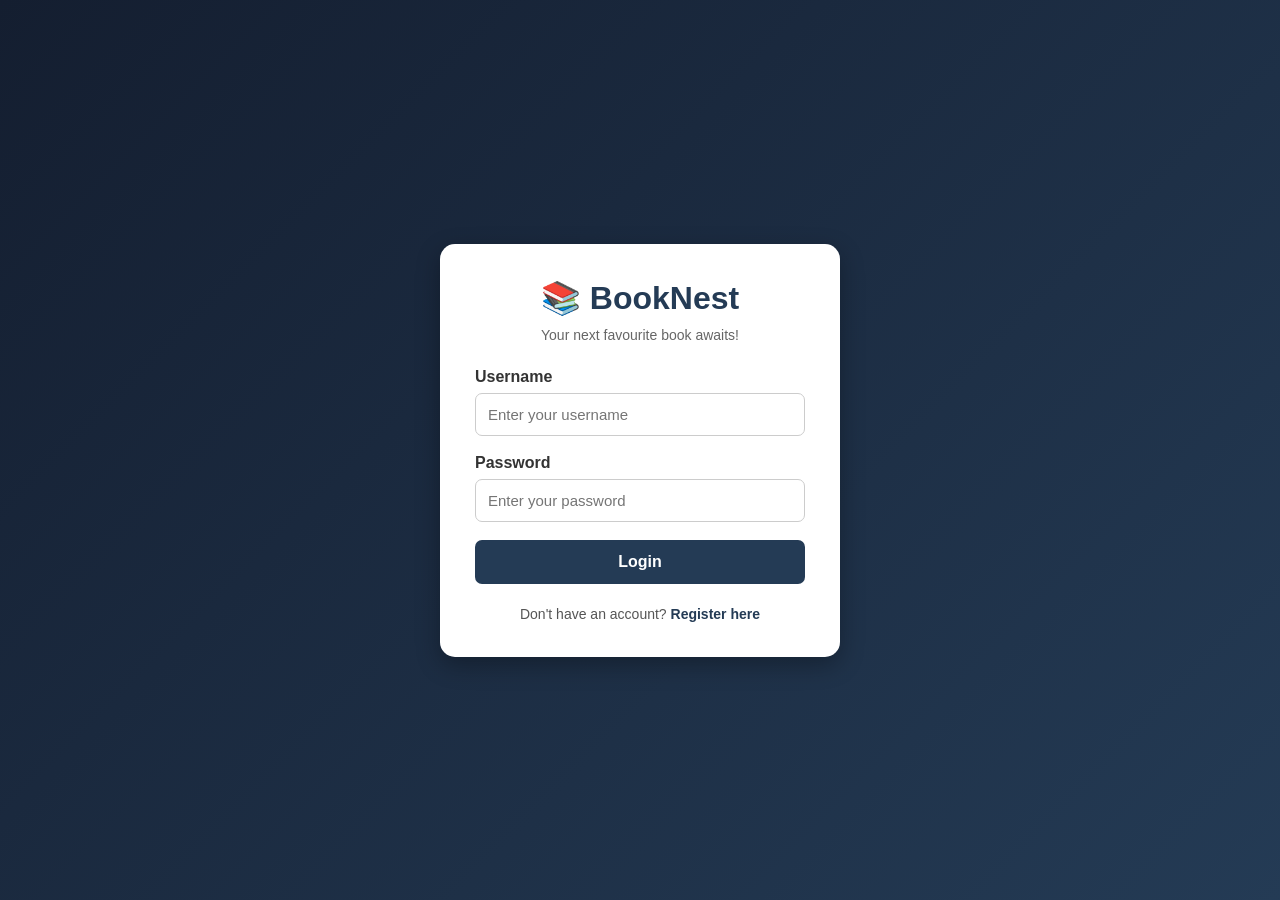
<file: index.html>
<!DOCTYPE html>
<html lang="en">
<head>
<meta charset="UTF-8">
<meta name="viewport" content="width=device-width, initial-scale=1.0">
<title>BookNest | Online Book Store</title>

<style>
*{box-sizing:border-box}
body{margin:0;font-family:Arial,sans-serif;background:#f3f5f7;color:#222}
header{background:#131921;color:white}
.navbar{display:flex;align-items:center;justify-content:space-between;gap:15px;padding:16px 5%;flex-wrap:wrap}
.logo{font-size:25px;font-weight:bold;color:#ffbd69;text-decoration:none}
.delivery-message{display:flex;flex-direction:column;font-size:12px}
.header-search{display:flex;flex:1;min-width:180px;max-width:480px}
.header-search input{width:100%;padding:12px;border:0;border-radius:5px 0 0 5px}
.header-search button{padding:10px 16px;border:0;background:#ffbd69;cursor:pointer}
.header-actions{display:flex;align-items:center;gap:12px;flex-wrap:wrap}
.header-actions a{color:white;text-decoration:none}
button,.shop-btn{cursor:pointer;border:0;border-radius:5px;padding:10px 14px}
.cart-btn{background:#ffbd69}
.logout-btn{background:#e7e7e7}
.category-nav{background:#232f3e;padding:12px 5%;display:flex;gap:22px;flex-wrap:wrap}
.category-nav a{color:white;text-decoration:none;font-size:14px}
.hero{background:linear-gradient(120deg,#e0f2fe,#fff1df);padding:55px 8%;display:flex;align-items:center;justify-content:space-between;gap:25px}
.hero-content{max-width:650px}
.hero h1{font-size:clamp(30px,5vw,48px);margin:12px 0}
.hero h1 span{color:#d97706}
.welcome,.small-title{font-size:12px;letter-spacing:2px;color:#b45309;font-weight:bold}
.hero-book{font-size:100px}
.shop-btn{display:inline-block;background:#ffbd69;color:#222;text-decoration:none;margin-top:12px}
.benefits{display:grid;grid-template-columns:repeat(auto-fit,minmax(160px,1fr));gap:12px;padding:20px 5%;background:white}
.benefits div{padding:14px;background:#f8fafc;border-radius:8px;display:flex;gap:10px;align-items:center}
section.categories,section.books-section{padding:35px 5%}
.section-heading{display:flex;justify-content:space-between;align-items:center;gap:15px;flex-wrap:wrap}
.category-container{display:flex;gap:10px;flex-wrap:wrap}
.category-container button{background:white;border:1px solid #ddd}
.category-container button:hover{background:#ffbd69}
.books-container{display:grid;grid-template-columns:repeat(auto-fit,minmax(210px,1fr));gap:20px;margin-top:20px}
.book-card{background:white;border-radius:9px;overflow:hidden;box-shadow:0 2px 8px #00000012}
.book-cover{height:170px;margin:15px;display:flex;flex-direction:column;justify-content:center;align-items:center;color:white;font-size:23px;font-weight:bold;text-align:center;border-radius:4px;gap:7px;padding:12px}
.book-cover small{font-size:12px}
.programming-cover{background:#174a6e}
.fiction-cover{background:#7c3f58}
.science-cover{background:#225b51}
.business-cover{background:#755027}
.python-cover{background:#3156a3}
.stars-cover{background:#34356d}
.book-info{padding:0 16px 18px}
.category-name{font-size:11px;color:#b45309;font-weight:bold}
.book-info h3{margin-bottom:6px}
.author{font-size:13px;color:#666}
.rating{color:#e99a00}
.rating span{color:#555}
.book-bottom{display:flex;align-items:center;justify-content:space-between;gap:8px;margin-top:15px}
.book-bottom strong{font-size:19px}
.book-bottom button,.checkout-btn{background:#ffbd69}
.demo-note{font-size:12px;color:#666;line-height:1.6}
.offers{margin:20px 5%;padding:30px;background:#fff0d8;border-radius:10px;display:flex;align-items:center;justify-content:space-between;gap:20px}
.offer-illustration{font-size:65px}
.about{padding:35px 5%;background:white;display:flex;justify-content:space-between;gap:25px;flex-wrap:wrap}
.about-stats{display:flex;gap:25px;flex-wrap:wrap}
.about-stats div{display:flex;flex-direction:column;gap:6px}
.about-stats strong{font-size:25px}
footer{background:#131921;color:white;text-align:center;padding:25px}
.footer-logo{font-size:22px;color:#ffbd69;font-weight:bold}
.cart-modal{position:fixed;inset:0;background:#0009;z-index:1000;display:flex;justify-content:center;align-items:flex-start;overflow-y:auto;padding:20px}
.cart-modal[hidden]{display:none!important}
.cart-box{position:relative;background:white;width:100%;max-width:600px;margin:20px auto;padding:25px;border-radius:10px}
.close-btn{position:absolute;right:15px;top:15px;background:#eee}
.cart-box h2{padding-right:30px}
.cart-item{display:flex;justify-content:space-between;align-items:center;gap:12px;border-bottom:1px solid #eee;padding:12px 0}
.remove-btn{background:#eee}
.cart-total{text-align:right;padding:18px 0;font-size:20px}
.cart-box hr{border:0;border-top:1px solid #ddd;margin:20px 0}
#checkoutForm{display:flex;flex-direction:column;gap:9px}
#checkoutForm label{font-weight:bold;font-size:14px;margin-top:5px}
#checkoutForm input:not([type=radio]){width:100%;padding:12px;border:1px solid #bbb;border-radius:5px;font-size:15px}
.payment-option{display:flex;align-items:center;gap:8px;padding:10px;background:#f7f7f7;border-radius:5px}
.payment-option input{width:auto}
.checkout-btn{width:100%;padding:14px;font-size:16px;margin-top:12px}
.delivery-details{background:#f7f7f7;padding:10px 15px;border-radius:5px}
@media(max-width:650px){
.navbar{align-items:flex-start}
.delivery-message{display:none}
.header-search{order:3;flex-basis:100%;max-width:none}
.hero{padding:35px 6%}
.hero-book{font-size:60px}
.offers{margin:15px 4%;padding:20px}
.cart-modal{padding:8px}
.cart-box{padding:18px;margin:8px auto}
}
</style>

<script>
if(sessionStorage.getItem("booknestLoggedIn")!=="true"){
    window.location.replace("login.html");
}
</script>
</head>

<body>

<header>
    <div class="navbar">
        <a class="logo" href="#home">📚 BookNest</a>

        <div class="delivery-message">
            <small>Discover your next read</small>
            <strong>Books delivered to your world</strong>
        </div>

        <div class="header-search">
            <input type="search" id="searchInput"
                   placeholder="Search books, authors..."
                   oninput="searchBooks()">
            <button onclick="searchBooks()">🔍</button>
        </div>

        <div class="header-actions">
            <span id="booknest-customer-name"></span>
            <a href="#books">Books</a>
            <button class="cart-btn" onclick="openCart()">
                🛒 Cart (<span id="cartCount">0</span>)
            </button>
            <button class="logout-btn" onclick="logoutUser()">Sign Out</button>
        </div>
    </div>

    <nav class="category-nav">
        <a href="#home">Home</a>
        <a href="#categories">Categories</a>
        <a href="#books">All Books</a>
        <a href="#offers">Offers</a>
        <a href="#about">About BookNest</a>
    </nav>
</header>

<main>

<section class="hero" id="home">
    <div class="hero-content">
        <p class="welcome">WELCOME TO BOOKNEST</p>
        <h1>Your next favourite book is <span>waiting for you.</span></h1>
        <p>Explore programming guides, inspiring stories, science discoveries and books for every curious mind.</p>
        <a href="#books" class="shop-btn">Shop Books →</a>
    </div>
    <div class="hero-book">📚</div>
</section>

<section class="benefits">
    <div>📖 <strong>Books for everyone</strong></div>
    <div>💰 <strong>Budget-friendly picks</strong></div>
    <div>🛒 <strong>Easy shopping</strong></div>
    <div>💡 <strong>Ideas that inspire</strong></div>
</section>

<section class="categories" id="categories">
    <p class="small-title">FIND YOUR NEXT READ</p>
    <h2>Shop by Category</h2>

    <div class="category-container">
        <button onclick="filterCategory('all')">📚 All Books</button>
        <button onclick="filterCategory('programming')">💻 Programming</button>
        <button onclick="filterCategory('fiction')">📖 Fiction</button>
        <button onclick="filterCategory('science')">🔬 Science</button>
        <button onclick="filterCategory('business')">💼 Business</button>
        <button onclick="filterCategory('fantasy')">🧙 Fantasy</button>
        <button onclick="filterCategory('romance')">❤️ Romance</button>
        <button onclick="filterCategory('mystery')">🔎 Mystery</button>
        <button onclick="filterCategory('biography')">👤 Biography</button>
        <button onclick="filterCategory('finance')">💰 Finance</button>
    </div>
</section>

<section class="books-section" id="books">
    <p class="small-title">OUR BOOK COLLECTION</p>
    <h2>Explore All Books</h2>
    <p id="searchMessage" aria-live="polite"></p>

    <div class="books-container" id="booksContainer">
        <p>Loading books...</p>
    </div>

    <p class="demo-note">
        BookNest is a student project. Orders and catalogue data are stored
        locally in this browser for demonstration purposes.
    </p>
</section>

<section class="offers" id="offers">
    <div>
        <p class="small-title">A LITTLE SOMETHING FOR READERS</p>
        <h2>Make room for one more book.</h2>
        <p>Explore the collection and find your next great read.</p>
        <a href="#books" class="shop-btn">Explore Collection →</a>
    </div>
    <div class="offer-illustration">🎁📚</div>
</section>

<section class="about" id="about">
    <div>
        <p class="small-title">ABOUT BOOKNEST</p>
        <h2>Books that inspire, stories that stay.</h2>
        <p>BookNest is a student bookstore project designed to make exploring books simple and enjoyable.</p>
    </div>

    <div class="about-stats">
        <div><strong>105+</strong><span>Catalogue Books</span></div>
        <div><strong>10+</strong><span>Categories</span></div>
        <div><strong>1</strong><span>Love of Reading</span></div>
    </div>
</section>

</main>

<!-- SHOPPING CART -->

<div class="cart-modal" id="cartModal" role="dialog"
     aria-modal="true" aria-labelledby="cartHeading" hidden>

    <div class="cart-box">
        <button class="close-btn" onclick="closeCart()" aria-label="Close cart">✕</button>

        <h2 id="cartHeading">🛒 Your Shopping Cart</h2>

        <div id="cartItems">
            <p class="empty-cart">Your cart is empty.</p>
        </div>

        <div class="cart-total">
            Total: <strong>₹<span id="cartTotal">0</span></strong>
        </div>

        <hr>

        <p class="demo-note">
            Continue to the delivery page to enter your delivery details.
            This is a demonstration project; do not enter real payment credentials.
        </p>

        <button type="button" class="checkout-btn"
                id="proceedToCheckout"
                onclick="proceedToCheckout()">
            Proceed to Checkout
        </button>
    </div>
</div>

<footer>
    <div class="footer-logo">📚 BookNest</div>
    <p>Your favourite destination for books.</p>
    <p>© 2026 BookNest. All rights reserved.</p>
</footer>

<script src="books.js"></script>
<script src="script.js"></script>

<script>
function logoutUser() {
    sessionStorage.removeItem("booknestLoggedIn");
    sessionStorage.removeItem("booknestUsername");
    window.location.href = "login.html";
}
</script>

</body>
</html>
</file>
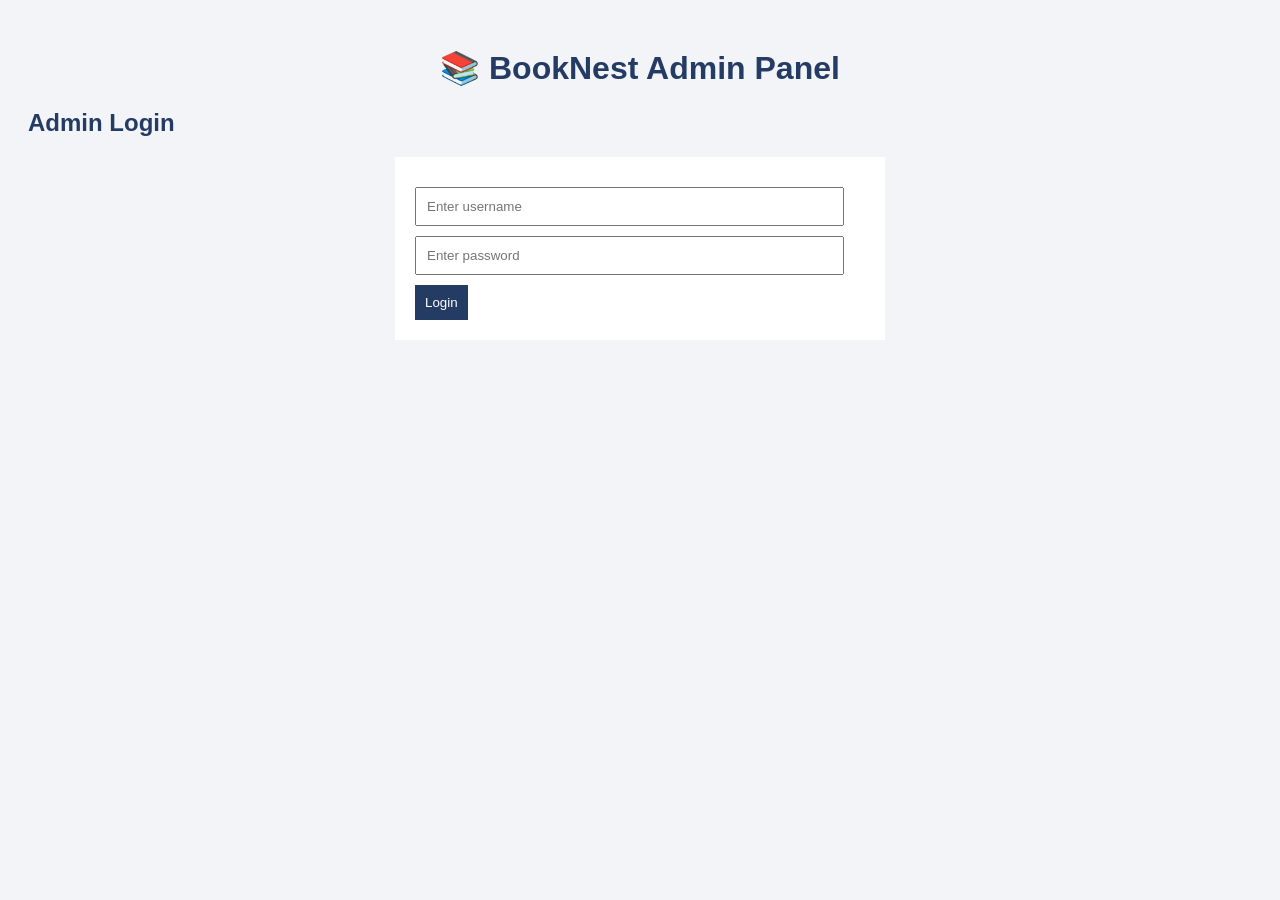
<file: admin.html>
<!DOCTYPE html>
<html lang="en">
<head>
    <meta charset="UTF-8">
    <meta name="viewport" content="width=device-width, initial-scale=1.0">
    <title>BookNest Admin Panel</title>
    <link rel="stylesheet" href="admin.css">
</head>
<body>

    <h1>📚 BookNest Admin Panel</h1>

    <!-- ADMIN LOGIN -->
    <div id="login-section">
        <h2>Admin Login</h2>

        <form id="admin-login-form">
            <input type="text" id="admin-username"
                   placeholder="Enter username" required>

            <input type="password" id="admin-password"
                   placeholder="Enter password" required>

            <button type="submit">Login</button>
        </form>
    </div>

    <!-- ADMIN DASHBOARD -->
    <div id="admin-panel" style="display:none;">

        <h2>📊 Sales Dashboard</h2>

        <div id="sales-summary">
            <h3>Total Orders: <span id="total-orders">0</span></h3>
            <h3>Total Books Sold: <span id="total-books-sold">0</span></h3>
            <h3>Total Sales Revenue: <span id="total-revenue">₹0</span></h3>
        </div>

        <hr>

        <!-- ADD NEW BOOK -->
        <h2>➕ Add a New Book</h2>

        <form id="add-book-form">
            <p>
                <input type="text" id="new-book-title"
                       placeholder="Book Title" required>
            </p>

            <p>
                <input type="text" id="new-book-author"
                       placeholder="Author Name" required>
            </p>

            <p>
                <input type="number" id="new-book-price"
                       placeholder="Price in ₹" min="1" required>
            </p>

            <p>
                <select id="new-book-category" required>
                    <option value="">Select Category</option>
                    <option value="Programming">Programming</option>
                    <option value="Fiction">Fiction</option>
                    <option value="Science">Science</option>
                    <option value="Business">Business</option>
                    <option value="Fantasy">Fantasy</option>
                    <option value="Romance">Romance</option>
                    <option value="Mystery">Mystery</option>
                    <option value="Biography">Biography</option>
                    <option value="Finance">Finance</option>
                </select>
            </p>

            <button type="submit">Add Book</button>
        </form>

        <p id="add-book-message"></p>

        <h2>📚 Books Added by Admin</h2>
        <div id="admin-book-list">
            <p>No additional books added yet.</p>
        </div>

        <hr>

        <!-- CUSTOMER ORDERS -->
        <h2>🛒 Customer Orders</h2>

        <div id="order-list">
            <p>No orders yet.</p>
        </div>

        <button type="button" onclick="logoutAdmin()">Logout</button>

    </div>

    <script>
        function logoutAdmin() {
            sessionStorage.removeItem("booknestAdminLoggedIn");
            location.reload();
        }
    </script>

    <script src="books.js"></script>
    <script src="admin.js"></script>

</body>
</html>
</file>
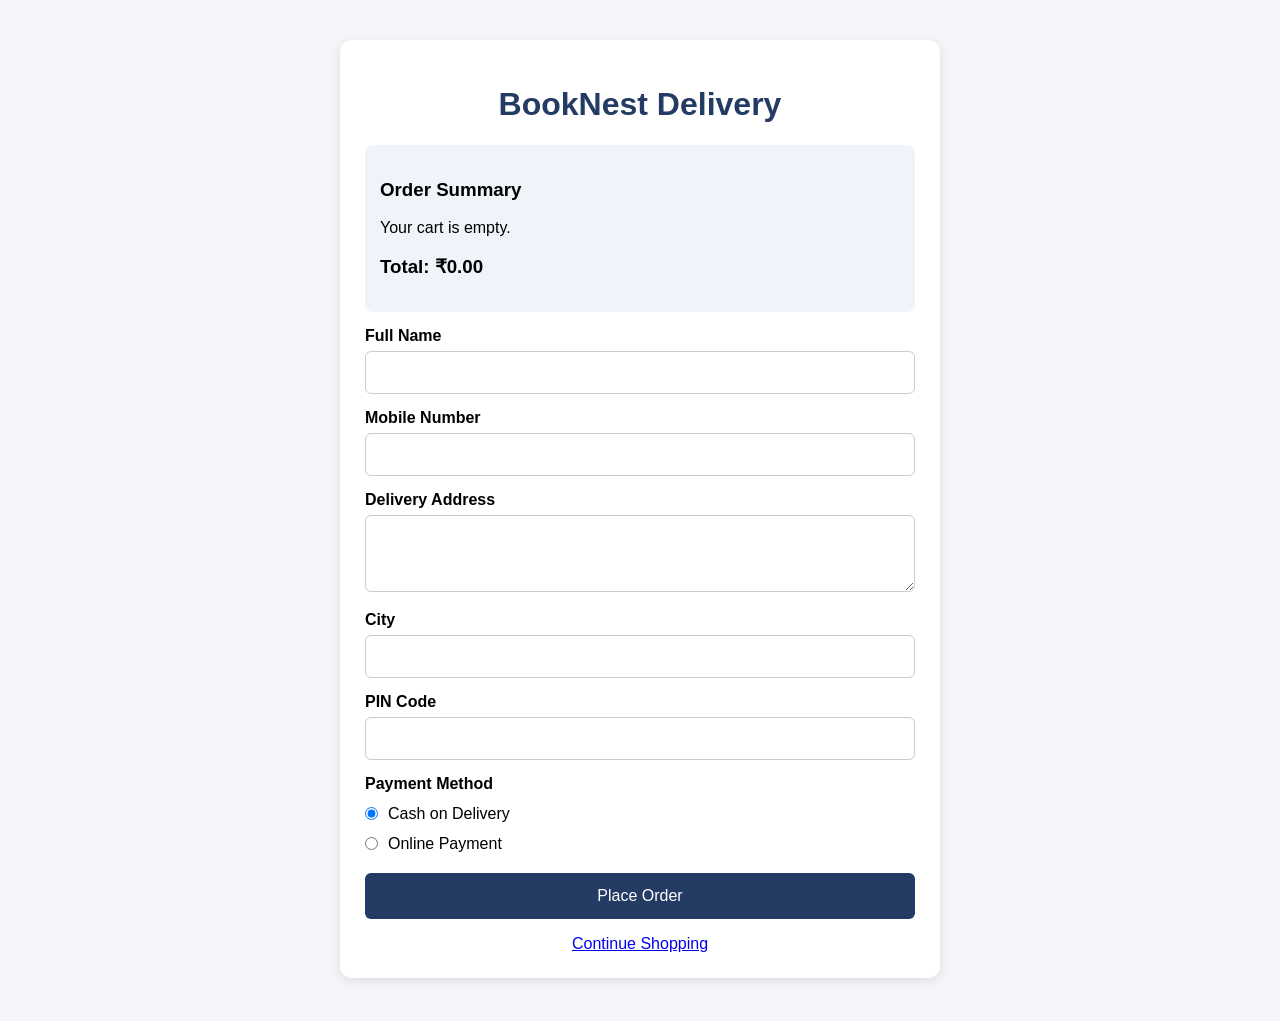
<file: delivery.html>
<!DOCTYPE html>
<html lang="en">
<head>
    <meta charset="UTF-8">
    <meta name="viewport" content="width=device-width, initial-scale=1.0">
    <title>BookNest - Delivery Order</title>

    <style>
        * {
            box-sizing: border-box;
        }

        body {
            font-family: Arial, sans-serif;
            background: #f4f6f9;
            margin: 0;
            padding: 20px;
        }

        .container {
            max-width: 600px;
            margin: 20px auto;
            background: white;
            padding: 25px;
            border-radius: 12px;
            box-shadow: 0 3px 12px rgba(0, 0, 0, 0.1);
        }

        h1 {
            text-align: center;
            color: #243b64;
        }

        label {
            display: block;
            margin-top: 15px;
            font-weight: bold;
        }

        input, textarea {
            width: 100%;
            padding: 12px;
            margin-top: 6px;
            border: 1px solid #ccc;
            border-radius: 6px;
            font-size: 15px;
        }

        .payment-option {
            display: flex;
            align-items: center;
            gap: 10px;
            margin-top: 12px;
        }

        .payment-option input {
            width: auto;
            margin: 0;
        }

        .payment-option label {
            margin: 0;
            font-weight: normal;
        }

        .summary {
            background: #f0f4fa;
            padding: 15px;
            border-radius: 8px;
            margin-top: 20px;
        }

        button {
            width: 100%;
            padding: 14px;
            margin-top: 20px;
            background: #243b64;
            color: white;
            border: none;
            border-radius: 6px;
            font-size: 16px;
            cursor: pointer;
        }

        button:hover {
            background: #36558b;
        }

        #message {
            text-align: center;
            font-weight: bold;
            margin-top: 15px;
            overflow-wrap: anywhere;
        }

        .back {
            display: block;
            text-align: center;
            margin-top: 15px;
        }
    </style>
</head>

<body>

<div class="container">

    <h1>BookNest Delivery</h1>

    <div class="summary">
        <h3>Order Summary</h3>
        <div id="orderItems">Loading cart...</div>
        <h3>Total: ₹<span id="totalAmount">0</span></h3>
    </div>

    <form id="deliveryForm">

        <label for="customerName">Full Name</label>
        <input type="text" id="customerName" required>

        <label for="phone">Mobile Number</label>
        <input type="tel" id="phone"
               pattern="[0-9]{10}" maxlength="10" required>

        <label for="address">Delivery Address</label>
        <textarea id="address" rows="3" required></textarea>

        <label for="city">City</label>
        <input type="text" id="city" required>

        <label for="pincode">PIN Code</label>
        <input type="text" id="pincode"
               pattern="[0-9]{6}" maxlength="6" required>

        <label>Payment Method</label>

        <div class="payment-option">
            <input type="radio" id="cod"
                   name="payment" value="Cash on Delivery" checked>
            <label for="cod">Cash on Delivery</label>
        </div>

        <div class="payment-option">
            <input type="radio" id="online"
                   name="payment" value="Online Payment">
            <label for="online">Online Payment</label>
        </div>

        <button type="submit" id="placeOrderButton">Place Order</button>

        <p id="message"></p>

    </form>

    <a class="back" href="index.html">Continue Shopping</a>

</div>

<script>
document.addEventListener("DOMContentLoaded", function () {

    const orderItems = document.getElementById("orderItems");
    const totalAmount = document.getElementById("totalAmount");
    const deliveryForm = document.getElementById("deliveryForm");
    const message = document.getElementById("message");
    const placeOrderButton = document.getElementById("placeOrderButton");

    let cart = [];

    // Load cart
    try {
        cart = JSON.parse(localStorage.getItem("booknestCart")) || [];

        if (!Array.isArray(cart)) {
            cart = [];
        }
    } catch (error) {
        cart = [];
    }

    // Display cart
    function displayCart() {

        orderItems.innerHTML = "";

        if (cart.length === 0) {
            orderItems.textContent = "Your cart is empty.";
            totalAmount.textContent = "0.00";
            return;
        }

        let total = 0;

        cart.forEach(function (book) {

            const name = book.name || book.title ||
                         book.bookName || "Book";

            const price = Number(book.price) || 0;
            const quantity = Number(book.quantity) || 1;

            total += price * quantity;

            const item = document.createElement("p");

            item.textContent =
                name + " x " + quantity +
                " = ₹" + (price * quantity).toFixed(2);

            orderItems.appendChild(item);
        });

        totalAmount.textContent = total.toFixed(2);
    }

    displayCart();

    // Place order
    deliveryForm.addEventListener("submit", function (event) {

        event.preventDefault();

        message.textContent = "";

        if (cart.length === 0) {
            message.style.color = "red";
            message.textContent =
                "Your cart is empty. Please add books first.";
            return;
        }

        const paymentInput = document.querySelector(
            'input[name="payment"]:checked'
        );

        if (!paymentInput) {
            message.style.color = "red";
            message.textContent =
                "Please select a payment method.";
            return;
        }

        const total = cart.reduce(function (sum, book) {

            const price = Number(book.price) || 0;
            const quantity = Number(book.quantity) || 1;

            return sum + price * quantity;

        }, 0);

        // Save consistent book details
        const orderBooks = cart.map(function (book) {

            const bookName = book.name ||
                             book.title ||
                             book.bookName ||
                             "Book";

            return {
                name: bookName,
                title: bookName,
                price: Number(book.price) || 0,
                quantity: Number(book.quantity) || 1
            };
        });

        const currentDate = new Date().toLocaleString();

        const order = {
            orderId: "BN" + Date.now(),

            customerName:
                document.getElementById("customerName").value.trim(),

            username:
                localStorage.getItem("booknestUsername") || "Guest",

            phone:
                document.getElementById("phone").value.trim(),

            address:
                document.getElementById("address").value.trim(),

            city:
                document.getElementById("city").value.trim(),

            pincode:
                document.getElementById("pincode").value.trim(),

            payment: paymentInput.value,
            paymentMethod: paymentInput.value,

            items: orderBooks,
            books: orderBooks,

            total: total,
            totalAmount: total,

            orderDate: currentDate,
            date: currentDate,

            status: "Order Placed"
        };

        try {

            let orders = JSON.parse(
                localStorage.getItem("booknestOrders") || "[]"
            );

            if (!Array.isArray(orders)) {
                orders = [];
            }

            orders.push(order);

            localStorage.setItem(
                "booknestOrders",
                JSON.stringify(orders)
            );

            // Verify that the order was saved
            const savedOrders = JSON.parse(
                localStorage.getItem("booknestOrders") || "[]"
            );

            const savedOrder = savedOrders.find(function (saved) {
                return saved.orderId === order.orderId;
            });

            if (!savedOrder) {
                throw new Error("Could not verify the saved order.");
            }

            // Clear cart only after saving succeeds
            localStorage.removeItem("booknestCart");

            cart = [];

            displayCart();

            deliveryForm.reset();

            message.style.color = "green";

            message.textContent =
                "Order placed successfully! Order ID: " +
                order.orderId;

        } catch (error) {

            console.error("BookNest checkout error:", error);

            message.style.color = "red";

            message.textContent =
                "Could not save your order. Please try again.";

        }

    });

});
</script>

</body>
</html>
</file>
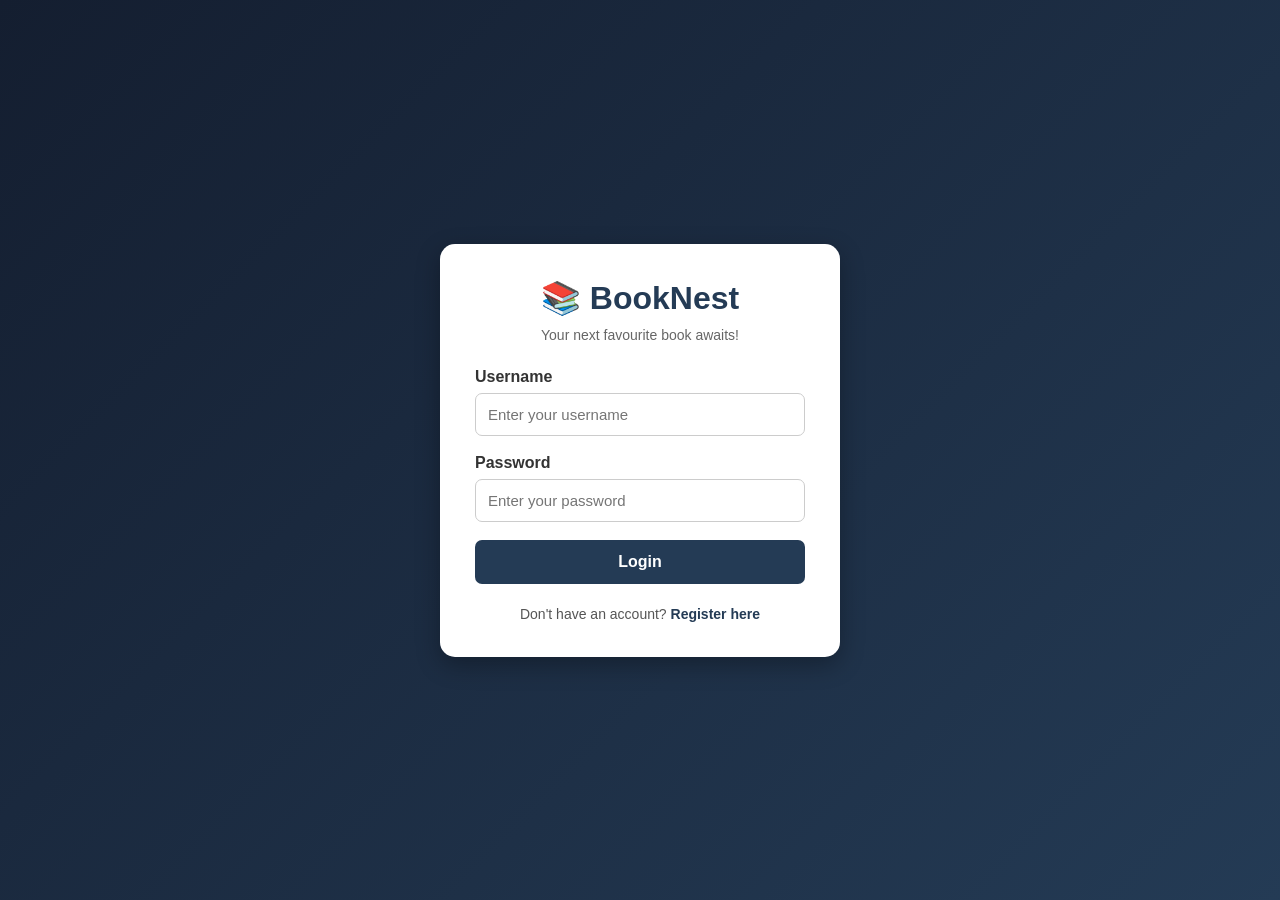
<file: login.html>
<!DOCTYPE html>
<html lang="en">
<head>
    <meta charset="UTF-8">
    <meta name="viewport" content="width=device-width, initial-scale=1.0">
    <title>Login | BookNest</title>
    <link rel="stylesheet" href="login.css">
</head>
<body>

    <div class="login-container">
        <h1>📚 BookNest</h1>
        <p class="subtitle">Your next favourite book awaits!</p>

        <form id="loginForm">
            <label for="username">Username</label>
            <input type="text" id="username"
                   placeholder="Enter your username" required>

            <label for="password">Password</label>
            <input type="password" id="password"
                   placeholder="Enter your password" required>

            <button type="submit">Login</button>

            <p id="message" role="status"></p>
        </form>

        <p class="register-link">
            Don't have an account?
            <a href="register.html">Register here</a>
        </p>
    </div>

    <script src="login.js"></script>

</body>
</html>
</file>
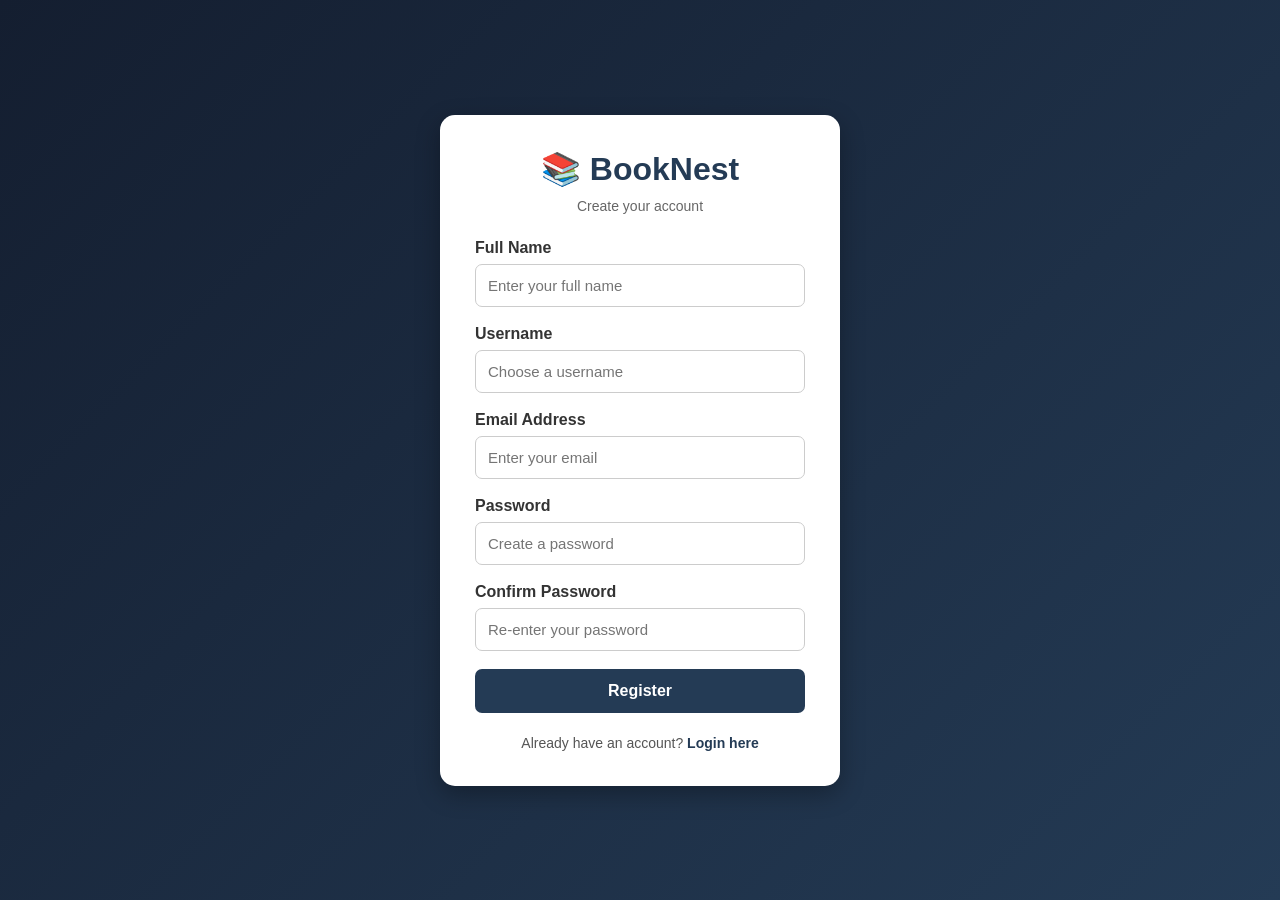
<file: register.html>
<!DOCTYPE html>
<html lang="en">
<head>
    <meta charset="UTF-8">
    <meta name="viewport" content="width=device-width, initial-scale=1.0">
    <title>Register | BookNest</title>
    <link rel="stylesheet" href="login.css">
</head>
<body>

    <div class="login-container">
        <h1>📚 BookNest</h1>
        <p class="subtitle">Create your account</p>

        <form id="registerForm">

            <label for="fullname">Full Name</label>
            <input type="text" id="fullname"
                   placeholder="Enter your full name" required>

            <label for="username">Username</label>
            <input type="text" id="username"
                   placeholder="Choose a username" required>

            <label for="email">Email Address</label>
            <input type="email" id="email"
                   placeholder="Enter your email" required>

            <label for="password">Password</label>
            <input type="password" id="password"
                   placeholder="Create a password"
                   minlength="5" required>

            <label for="confirmPassword">Confirm Password</label>
            <input type="password" id="confirmPassword"
                   placeholder="Re-enter your password"
                   minlength="5" required>

            <button type="submit">Register</button>

            <p id="message" role="status"></p>

        </form>

        <p class="register-link">
            Already have an account?
            <a href="login.html">Login here</a>
        </p>

    </div>

    <script src="register.js"></script>

</body>
</html>
</file>
<file: admin.css>
body {
    font-family: Arial;
    background: #f2f4f8;
    color: #243b64;
    padding: 20px;
}

h1 {
    text-align: center;
}

form {
    background: white;
    padding: 20px;
    margin: 20px auto;
    max-width: 450px;
}

input {
    display: block;
    padding: 10px;
    margin: 10px 0;
    width: 90%;
}

button {
    background: #243b64;
    color: white;
    padding: 10px;
    border: none;
}
</file>
<file: login.css>
* {
    margin: 0;
    padding: 0;
    box-sizing: border-box;
}

body {
    font-family: Arial, sans-serif;
    background: linear-gradient(135deg, #141e30, #243b55);
    min-height: 100vh;
    display: flex;
    justify-content: center;
    align-items: center;
    padding: 20px;
}

.login-container {
    background: white;
    width: 100%;
    max-width: 400px;
    padding: 35px;
    border-radius: 15px;
    box-shadow: 0 8px 25px rgba(0, 0, 0, 0.3);
    text-align: center;
}

h1 {
    color: #243b55;
    font-size: 32px;
    margin-bottom: 10px;
}

.subtitle {
    color: #666;
    margin-bottom: 25px;
    font-size: 14px;
}

form {
    text-align: left;
}

label {
    display: block;
    margin-bottom: 7px;
    color: #333;
    font-weight: bold;
}

input {
    width: 100%;
    padding: 12px;
    margin-bottom: 18px;
    border: 1px solid #ccc;
    border-radius: 7px;
    font-size: 15px;
}

input:focus {
    outline: none;
    border-color: #243b55;
}

button {
    width: 100%;
    padding: 13px;
    background: #243b55;
    color: white;
    border: none;
    border-radius: 7px;
    font-size: 16px;
    font-weight: bold;
    cursor: pointer;
}

button:hover {
    background: #141e30;
}

#message {
    margin-top: 15px;
    text-align: center;
    font-size: 14px;
    color: red;
}

.register-link {
    margin-top: 22px;
    font-size: 14px;
    color: #555;
}

.register-link a {
    color: #243b55;
    font-weight: bold;
    text-decoration: none;
}

.register-link a:hover {
    text-decoration: underline;
}
</file>
